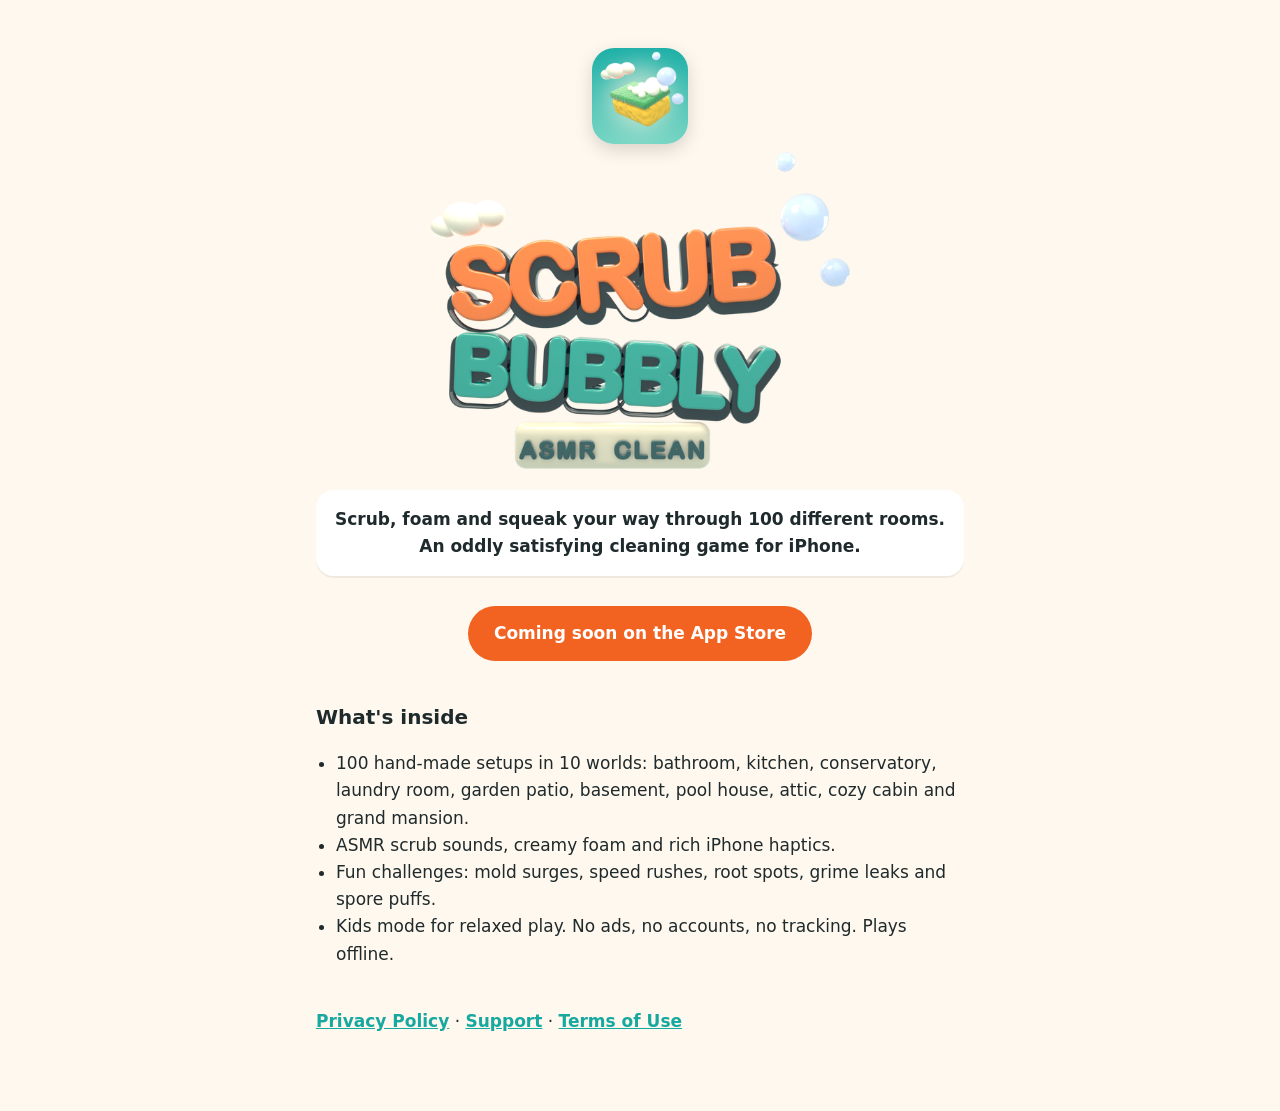
<file: index.html>
<!doctype html>
<html lang="en">
<head>
<meta charset="utf-8">
<meta name="viewport" content="width=device-width, initial-scale=1">
<title>Scrub Bubbly ASMR: satisfying cleaning game for iPhone</title>
<meta name="description" content="Scrub Bubbly ASMR is an oddly satisfying cleaning game for iPhone: scrub 100 rooms clean with foamy, squeaky ASMR sounds and haptics. No ads, no accounts, plays offline.">
<link rel="icon" href="icon.png">
<link rel="stylesheet" href="legal.css">
<style>
  .hero { text-align: center; padding-top: 8px; }
  .hero img.logo { width: min(420px, 90%); height: auto; }
  .hero img.icon { width: 96px; height: 96px; border-radius: 22px; box-shadow: 0 6px 18px rgba(0,0,0,0.15); }
  .cta { display: inline-block; margin: 18px 0 8px; padding: 14px 26px; border-radius: 999px; background: var(--orange); color: #fff; font-weight: 900; text-decoration: none; }
  ul { padding-left: 20px; }
</style>
</head>
<body>
<main>
  <div class="hero">
    <img class="icon" src="icon.png" alt="Scrub Bubbly app icon">
    <p><img class="logo" src="logo.png" alt="Scrub Bubbly ASMR"></p>
    <p class="lead">Scrub, foam and squeak your way through 100 different rooms. An oddly satisfying cleaning game for iPhone.</p>
    <span class="cta">Coming soon on the App Store</span>
  </div>
  <h2>What's inside</h2>
  <ul>
    <li>100 hand-made setups in 10 worlds: bathroom, kitchen, conservatory, laundry room, garden patio, basement, pool house, attic, cozy cabin and grand mansion.</li>
    <li>ASMR scrub sounds, creamy foam and rich iPhone haptics.</li>
    <li>Fun challenges: mold surges, speed rushes, root spots, grime leaks and spore puffs.</li>
    <li>Kids mode for relaxed play. No ads, no accounts, no tracking. Plays offline.</li>
  </ul>
  <p class="links"><a href="privacy.html">Privacy Policy</a> &middot; <a href="support.html">Support</a> &middot; <a href="terms.html">Terms of Use</a></p>
</main>
</body>
</html>
</file>
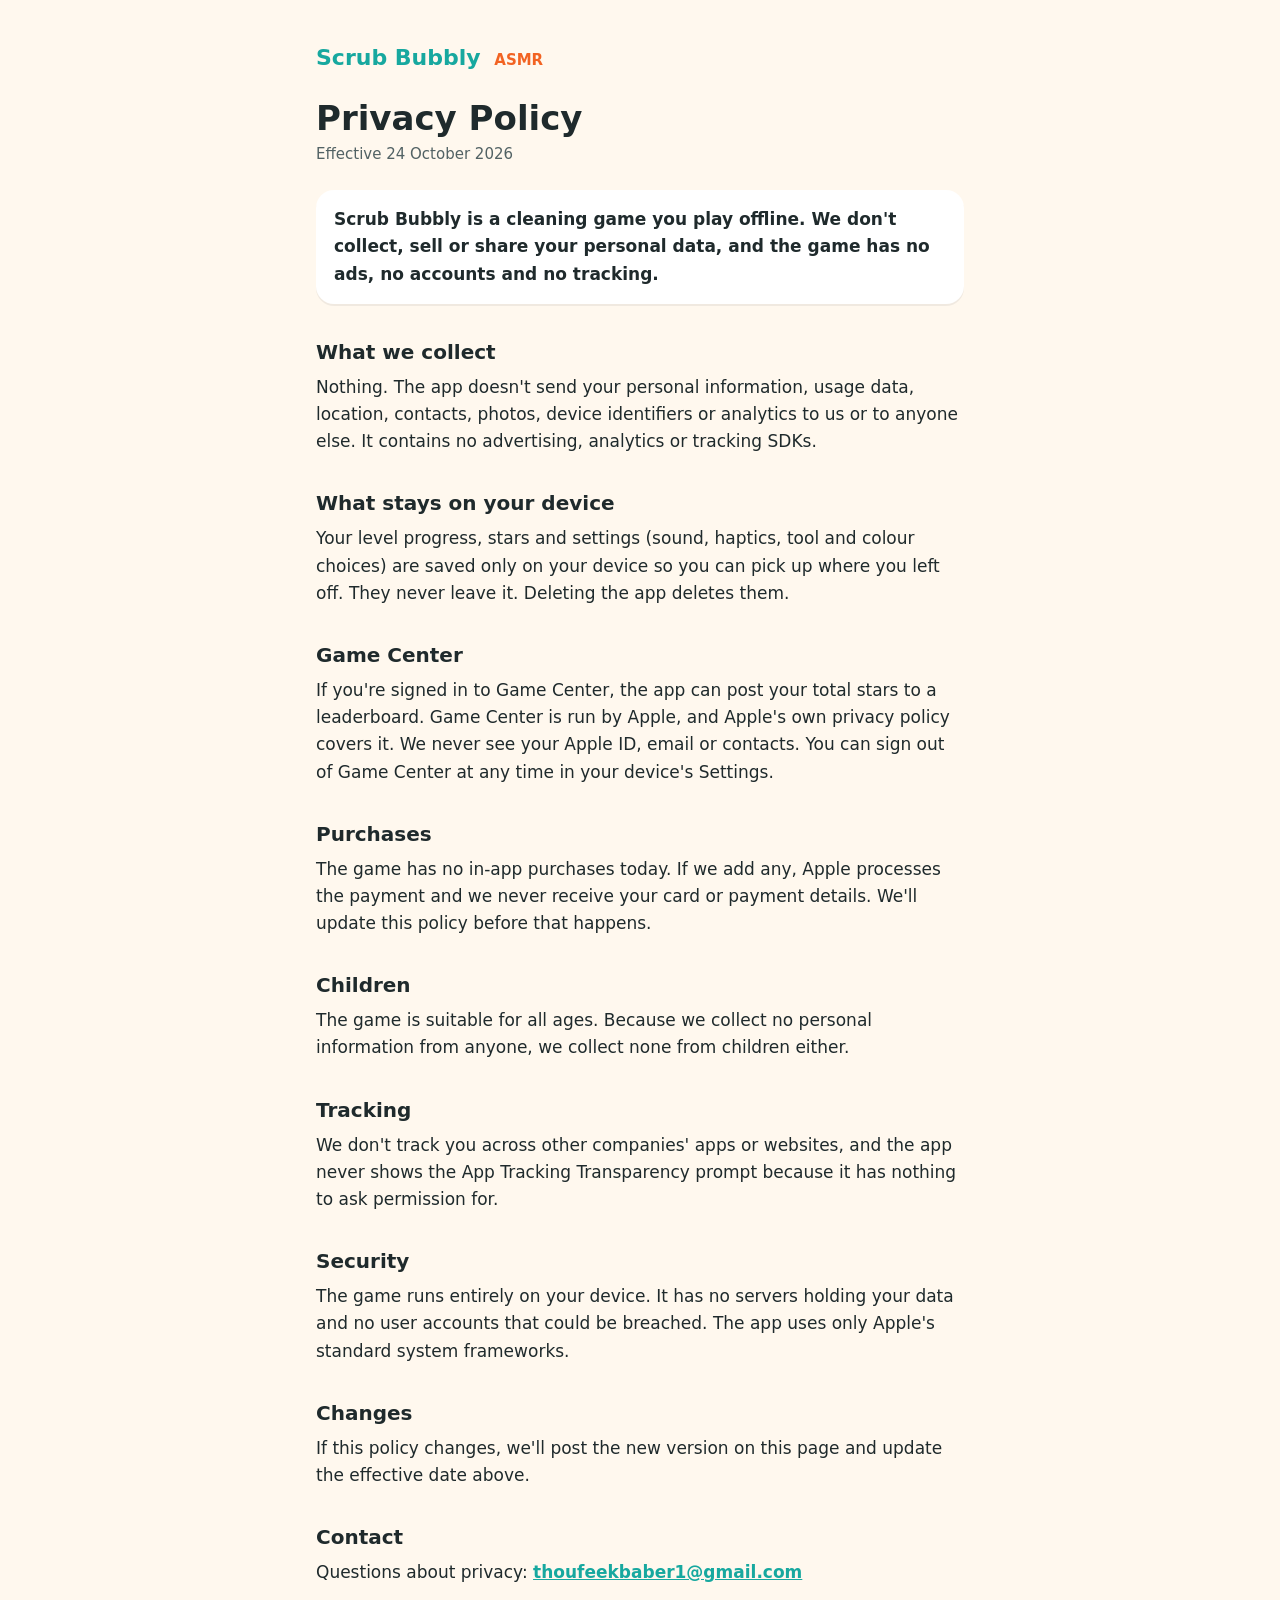
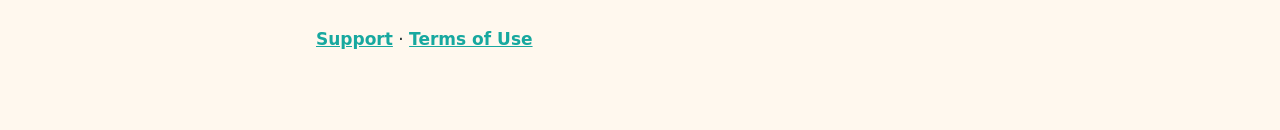
<file: privacy.html>
<!doctype html>
<html lang="en">
<head>
<meta charset="utf-8">
<meta name="viewport" content="width=device-width, initial-scale=1">
<title>Scrub Bubbly ASMR Privacy Policy</title>
<link rel="stylesheet" href="legal.css">
</head>
<body>
<main>
  <p class="brand">Scrub Bubbly <span>ASMR</span></p>
  <h1>Privacy Policy</h1>
  <p class="date">Effective 24 October 2026</p>

  <p class="lead">Scrub Bubbly is a cleaning game you play offline. We don't collect, sell or share your personal data, and the game has no ads, no accounts and no tracking.</p>

  <h2>What we collect</h2>
  <p>Nothing. The app doesn't send your personal information, usage data, location, contacts, photos, device identifiers or analytics to us or to anyone else. It contains no advertising, analytics or tracking SDKs.</p>

  <h2>What stays on your device</h2>
  <p>Your level progress, stars and settings (sound, haptics, tool and colour choices) are saved only on your device so you can pick up where you left off. They never leave it. Deleting the app deletes them.</p>

  <h2>Game Center</h2>
  <p>If you're signed in to Game Center, the app can post your total stars to a leaderboard. Game Center is run by Apple, and Apple's own privacy policy covers it. We never see your Apple ID, email or contacts. You can sign out of Game Center at any time in your device's Settings.</p>

  <h2>Purchases</h2>
  <p>The game has no in-app purchases today. If we add any, Apple processes the payment and we never receive your card or payment details. We'll update this policy before that happens.</p>

  <h2>Children</h2>
  <p>The game is suitable for all ages. Because we collect no personal information from anyone, we collect none from children either.</p>

  <h2>Tracking</h2>
  <p>We don't track you across other companies' apps or websites, and the app never shows the App Tracking Transparency prompt because it has nothing to ask permission for.</p>

  <h2>Security</h2>
  <p>The game runs entirely on your device. It has no servers holding your data and no user accounts that could be breached. The app uses only Apple's standard system frameworks.</p>

  <h2>Changes</h2>
  <p>If this policy changes, we'll post the new version on this page and update the effective date above.</p>

  <h2>Contact</h2>
  <p>Questions about privacy: <a href="mailto:thoufeekbaber1@gmail.com">thoufeekbaber1@gmail.com</a></p>

  <p class="links"><a href="support.html">Support</a> &middot; <a href="terms.html">Terms of Use</a></p>
</main>
</body>
</html>
</file>
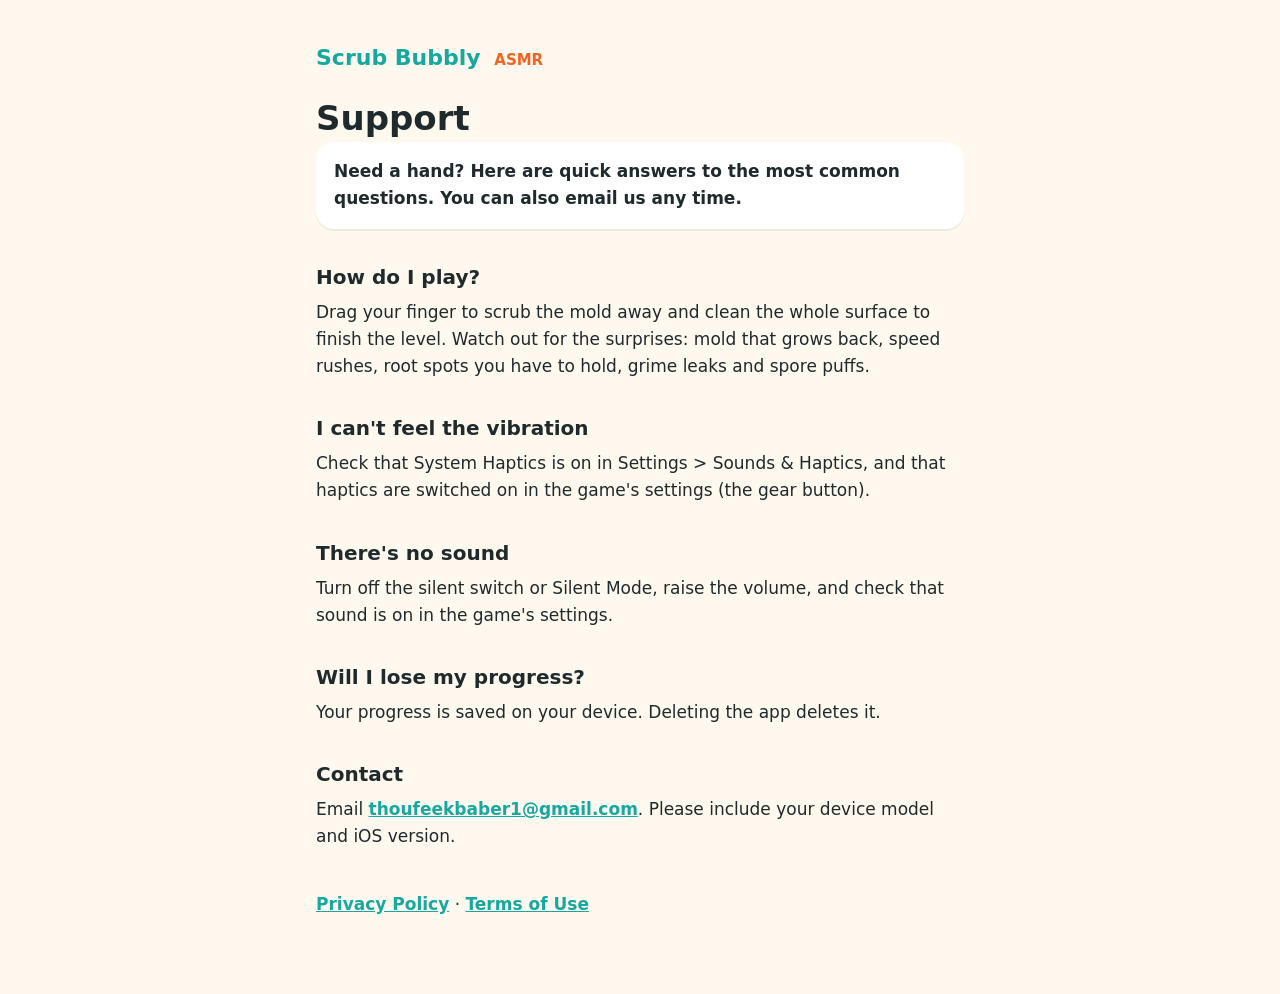
<file: support.html>
<!doctype html>
<html lang="en">
<head>
<meta charset="utf-8">
<meta name="viewport" content="width=device-width, initial-scale=1">
<title>Scrub Bubbly ASMR Support</title>
<link rel="stylesheet" href="legal.css">
</head>
<body>
<main>
  <p class="brand">Scrub Bubbly <span>ASMR</span></p>
  <h1>Support</h1>
  <p class="lead">Need a hand? Here are quick answers to the most common questions. You can also email us any time.</p>

  <h2>How do I play?</h2>
  <p>Drag your finger to scrub the mold away and clean the whole surface to finish the level. Watch out for the surprises: mold that grows back, speed rushes, root spots you have to hold, grime leaks and spore puffs.</p>

  <h2>I can't feel the vibration</h2>
  <p>Check that System Haptics is on in Settings &gt; Sounds &amp; Haptics, and that haptics are switched on in the game's settings (the gear button).</p>

  <h2>There's no sound</h2>
  <p>Turn off the silent switch or Silent Mode, raise the volume, and check that sound is on in the game's settings.</p>

  <h2>Will I lose my progress?</h2>
  <p>Your progress is saved on your device. Deleting the app deletes it.</p>

  <h2>Contact</h2>
  <p>Email <a href="mailto:thoufeekbaber1@gmail.com">thoufeekbaber1@gmail.com</a>. Please include your device model and iOS version.</p>

  <p class="links"><a href="privacy.html">Privacy Policy</a> &middot; <a href="terms.html">Terms of Use</a></p>
</main>
</body>
</html>
</file>
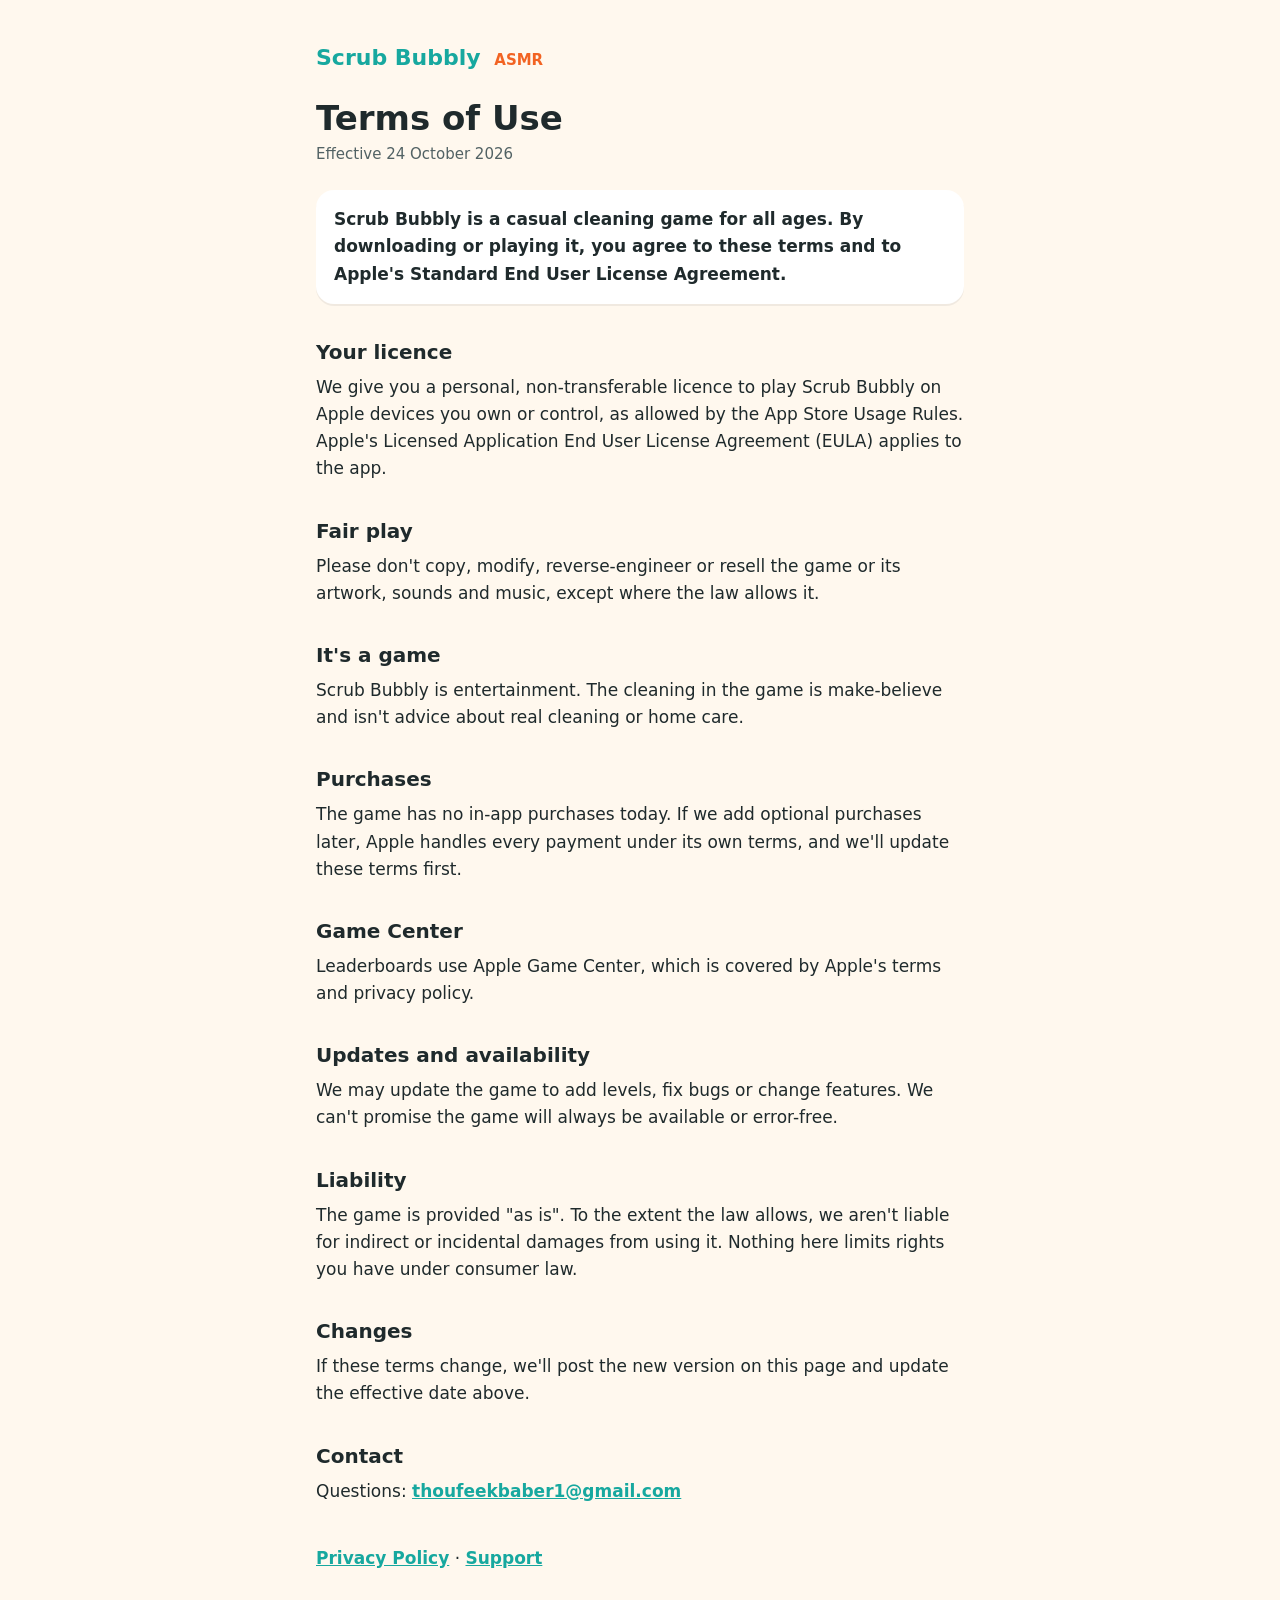
<file: terms.html>
<!doctype html>
<html lang="en">
<head>
<meta charset="utf-8">
<meta name="viewport" content="width=device-width, initial-scale=1">
<title>Scrub Bubbly ASMR Terms of Use</title>
<link rel="stylesheet" href="legal.css">
</head>
<body>
<main>
  <p class="brand">Scrub Bubbly <span>ASMR</span></p>
  <h1>Terms of Use</h1>
  <p class="date">Effective 24 October 2026</p>

  <p class="lead">Scrub Bubbly is a casual cleaning game for all ages. By downloading or playing it, you agree to these terms and to Apple's Standard End User License Agreement.</p>

  <h2>Your licence</h2>
  <p>We give you a personal, non-transferable licence to play Scrub Bubbly on Apple devices you own or control, as allowed by the App Store Usage Rules. Apple's Licensed Application End User License Agreement (EULA) applies to the app.</p>

  <h2>Fair play</h2>
  <p>Please don't copy, modify, reverse-engineer or resell the game or its artwork, sounds and music, except where the law allows it.</p>

  <h2>It's a game</h2>
  <p>Scrub Bubbly is entertainment. The cleaning in the game is make-believe and isn't advice about real cleaning or home care.</p>

  <h2>Purchases</h2>
  <p>The game has no in-app purchases today. If we add optional purchases later, Apple handles every payment under its own terms, and we'll update these terms first.</p>

  <h2>Game Center</h2>
  <p>Leaderboards use Apple Game Center, which is covered by Apple's terms and privacy policy.</p>

  <h2>Updates and availability</h2>
  <p>We may update the game to add levels, fix bugs or change features. We can't promise the game will always be available or error-free.</p>

  <h2>Liability</h2>
  <p>The game is provided "as is". To the extent the law allows, we aren't liable for indirect or incidental damages from using it. Nothing here limits rights you have under consumer law.</p>

  <h2>Changes</h2>
  <p>If these terms change, we'll post the new version on this page and update the effective date above.</p>

  <h2>Contact</h2>
  <p>Questions: <a href="mailto:thoufeekbaber1@gmail.com">thoufeekbaber1@gmail.com</a></p>

  <p class="links"><a href="privacy.html">Privacy Policy</a> &middot; <a href="support.html">Support</a></p>
</main>
</body>
</html>
</file>
<file: legal.css>
:root { --bg: #fff8ee; --ink: #1f2a2c; --muted: #526264; --teal: #17a89f; --orange: #f26322; --card: #ffffff; }
* { box-sizing: border-box; }
body { margin: 0; background: var(--bg); color: var(--ink); font: 17px/1.6 -apple-system, "SF Pro Rounded", system-ui, sans-serif; }
main { max-width: 680px; margin: 0 auto; padding: 40px 16px 64px; }
.brand { font-weight: 900; font-size: 22px; color: var(--teal); margin: 0 0 24px; }
.brand span { color: var(--orange); font-weight: 800; font-size: 15px; margin-left: 6px; }
h1 { font-size: 34px; line-height: 1.15; margin: 0 0 4px; font-weight: 900; }
.date { color: var(--muted); margin: 0 0 24px; font-size: 15px; }
.lead { background: var(--card); border-radius: 18px; padding: 16px 18px; font-weight: 600; box-shadow: 0 2px 0 rgba(0,0,0,0.06); }
h2 { font-size: 20px; margin: 32px 0 6px; font-weight: 800; }
p { margin: 0 0 12px; }
a { color: var(--teal); font-weight: 700; }
.links { margin-top: 40px; }
</file>
